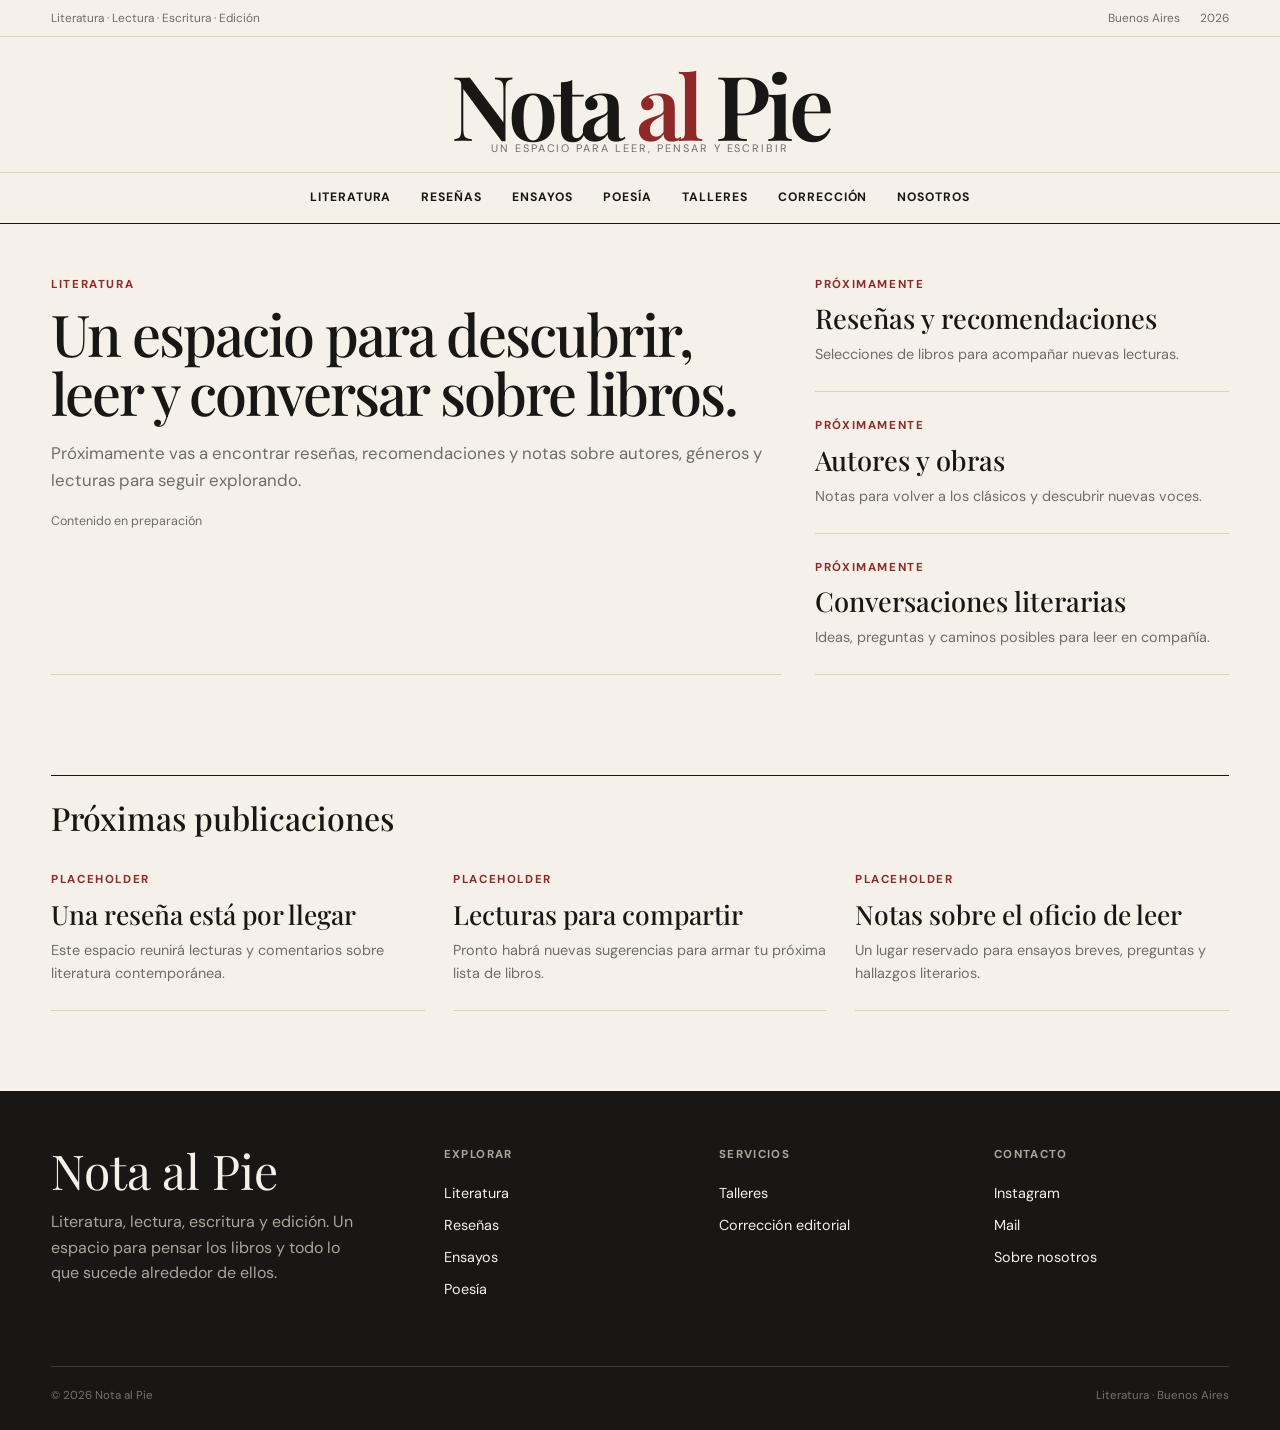
<file: literatura.html>
<!DOCTYPE html>
<html lang="es">
<head>
  <meta charset="UTF-8" />
  <meta name="viewport" content="width=device-width, initial-scale=1.0" />

  <title>Literatura — Nota al Pie</title>

  <meta
    name="description"
    content="Página de literatura de Nota al Pie: próximas reseñas, recomendaciones y conversaciones sobre libros."
  />

  <link rel="preconnect" href="https://fonts.googleapis.com">
  <link rel="preconnect" href="https://fonts.gstatic.com" crossorigin>

  <link
    href="https://fonts.googleapis.com/css2?family=DM+Sans:wght@400;500;600;700&family=Playfair+Display:wght@400;500;600;700&display=swap"
    rel="stylesheet"
  />

  <link rel="stylesheet" href="style.css" />


</head>


<body>

  <!-- =====================================================
       TOP BAR
  ====================================================== -->

  <div class="topbar">
    <div class="container topbar-inner">
      <div>Literatura · Lectura · Escritura · Edición</div>

      <div class="topbar-right">
        <span>Buenos Aires</span>
        <span>2026</span>
      </div>
    </div>
  </div>


  <!-- =====================================================
       HEADER
  ====================================================== -->

  <header>

    <div class="container header-main">

      <a href="#" class="logo">
        Nota <span>al</span> Pie
      </a>

      <div class="tagline">
        Un espacio para leer, pensar y escribir
      </div>

    </div>


    <nav>
      <div class="nav-inner">

        <a href="literatura.html">Literatura</a>
        <a href="#resenas">Reseñas</a>
        <a href="#ensayos">Ensayos</a>
        <a href="#poesia">Poesía</a>
        <a href="#talleres">Talleres</a>
        <a href="#correccion">Corrección</a>
        <a href="#nosotros">Nosotros</a>

      </div>
    </nav>

  </header>


  <!-- =====================================================
       HERO
  ====================================================== -->

  <main>

    <section class="hero" id="literatura">
      <div class="container hero-grid">

        <article class="hero-main">
          <div class="eyebrow">Literatura</div>
          <h1>Un espacio para descubrir, leer y conversar sobre libros.</h1>
          <p class="hero-description">
            Próximamente vas a encontrar reseñas, recomendaciones y notas
            sobre autores, géneros y lecturas para seguir explorando.
          </p>
          <div class="hero-meta">Contenido en preparación</div>
        </article>

        <div class="side-stories">
          <article class="side-story">
            <div class="eyebrow">Próximamente</div>
            <h2>Reseñas y recomendaciones</h2>
            <p>Selecciones de libros para acompañar nuevas lecturas.</p>
          </article>

          <article class="side-story">
            <div class="eyebrow">Próximamente</div>
            <h2>Autores y obras</h2>
            <p>Notas para volver a los clásicos y descubrir nuevas voces.</p>
          </article>

          <article class="side-story">
            <div class="eyebrow">Próximamente</div>
            <h2>Conversaciones literarias</h2>
            <p>Ideas, preguntas y caminos posibles para leer en compañía.</p>
          </article>
        </div>

      </div>
    </section>

    <section class="articles-section">
      <div class="container">
        <div class="section-header">
          <h2>Próximas publicaciones</h2>
        </div>

        <div class="articles-grid">
          <article class="article-card">
            <div class="eyebrow">Placeholder</div>
            <h3>Una reseña está por llegar</h3>
            <p>Este espacio reunirá lecturas y comentarios sobre literatura contemporánea.</p>
          </article>

          <article class="article-card">
            <div class="eyebrow">Placeholder</div>
            <h3>Lecturas para compartir</h3>
            <p>Pronto habrá nuevas sugerencias para armar tu próxima lista de libros.</p>
          </article>

          <article class="article-card">
            <div class="eyebrow">Placeholder</div>
            <h3>Notas sobre el oficio de leer</h3>
            <p>Un lugar reservado para ensayos breves, preguntas y hallazgos literarios.</p>
          </article>
        </div>
      </div>
    </section>
  </main>


  <!-- =====================================================
       FOOTER
  ====================================================== -->

  <footer id="contacto">

    <div class="container">

      <div class="footer-grid">


        <div>

          <div class="footer-logo">
            Nota al Pie
          </div>

          <p class="footer-description">
            Literatura, lectura, escritura y edición.
            Un espacio para pensar los libros y todo lo que sucede
            alrededor de ellos.
          </p>

        </div>


        <div class="footer-column">

          <h4>Explorar</h4>

          <a href="#">Literatura</a>
          <a href="#">Reseñas</a>
          <a href="#">Ensayos</a>
          <a href="#">Poesía</a>

        </div>


        <div class="footer-column">

          <h4>Servicios</h4>

          <a href="#">Talleres</a>
          <a href="#">Corrección editorial</a>

        </div>


        <div class="footer-column">

          <h4>Contacto</h4>

          <a href="#">Instagram</a>
          <a href="#">Mail</a>
          <a href="#">Sobre nosotros</a>

        </div>


      </div>


      <div class="footer-bottom">

        <span>
          © 2026 Nota al Pie
        </span>

        <span>
          Literatura · Buenos Aires
        </span>

      </div>

    </div>

  </footer>


  <!-- =====================================================
       JAVASCRIPT
  ====================================================== -->

  <script src="script.js"></script>

</body>
</html>
</file>
<file: style.css>
/* =====================================================
       VARIABLES
    ===================================================== */

    :root {
      --paper: #f5f1e8;
      --paper-light: #faf8f2;
      --ink: #181715;
      --muted: #706d66;
      --line: #d8d2c5;
      --accent: #8d2929;
      --accent-dark: #681d1d;
      --white: #ffffff;

      --serif: "Playfair Display", Georgia, serif;
      --sans: "DM Sans", Arial, sans-serif;

      --max-width: 1240px;
    }


    /* =====================================================
       RESET
    ===================================================== */

    * {
      margin: 0;
      padding: 0;
      box-sizing: border-box;
    }

    html {
      scroll-behavior: smooth;
    }

    body {
      background: var(--paper);
      color: var(--ink);
      font-family: var(--sans);
      line-height: 1.6;
    }

    img {
      display: block;
      width: 100%;
      object-fit: cover;
    }

    a {
      color: inherit;
      text-decoration: none;
    }


    /* =====================================================
       GLOBAL
    ===================================================== */

    .container {
      width: min(92%, var(--max-width));
      margin: 0 auto;
    }

    .eyebrow {
      font-size: 0.72rem;
      font-weight: 700;
      letter-spacing: 0.14em;
      text-transform: uppercase;
      color: var(--accent);
      margin-bottom: 10px;
    }

    .section-header {
      display: flex;
      justify-content: space-between;
      align-items: baseline;
      border-top: 1px solid var(--ink);
      padding-top: 16px;
      margin-bottom: 28px;
    }

    .section-header h2 {
      font-family: var(--serif);
      font-size: 2rem;
      font-weight: 500;
    }

    .section-link {
      font-size: 0.82rem;
      font-weight: 700;
      text-transform: uppercase;
      letter-spacing: 0.08em;
    }

    .section-link:hover {
      color: var(--accent);
    }


    /* =====================================================
       TOP BAR
    ===================================================== */

    .topbar {
      border-bottom: 1px solid var(--line);
      font-size: 0.74rem;
      color: var(--muted);
    }

    .topbar-inner {
      min-height: 36px;
      display: flex;
      justify-content: space-between;
      align-items: center;
    }

    .topbar-right {
      display: flex;
      gap: 20px;
    }


    /* =====================================================
       HEADER
    ===================================================== */

    header {
      background: var(--paper);
      border-bottom: 1px solid var(--ink);
    }

    .header-main {
      min-height: 135px;
      display: flex;
      align-items: center;
      justify-content: center;
      position: relative;
    }

    .logo {
      font-family: var(--serif);
      font-size: clamp(3rem, 7vw, 5.8rem);
      line-height: 0.9;
      letter-spacing: -0.055em;
      font-weight: 600;
      text-align: center;
    }

    .logo span {
      color: var(--accent);
    }

    .tagline {
      position: absolute;
      bottom: 15px;
      left: 50%;
      transform: translateX(-50%);
      font-size: 0.68rem;
      text-transform: uppercase;
      letter-spacing: 0.18em;
      color: var(--muted);
      white-space: nowrap;
    }


    /* =====================================================
       NAVIGATION
    ===================================================== */

    nav {
      border-top: 1px solid var(--line);
    }

    .nav-inner {
      min-height: 50px;
      display: flex;
      justify-content: center;
      align-items: center;
      gap: 30px;
    }

    .nav-inner a {
      font-size: 0.76rem;
      font-weight: 700;
      letter-spacing: 0.08em;
      text-transform: uppercase;
      position: relative;
    }

    .nav-inner a::after {
      content: "";
      position: absolute;
      left: 0;
      bottom: -7px;
      width: 0;
      height: 1px;
      background: var(--accent);
      transition: width 0.25s ease;
    }

    .nav-inner a:hover::after {
      width: 100%;
    }


    /* =====================================================
       HERO
    ===================================================== */

    .hero {
      padding: 52px 0 70px;
    }

    .hero-grid {
      display: grid;
      grid-template-columns: 1.5fr 0.85fr;
      gap: 34px;
    }

    .hero-main {
      border-bottom: 1px solid var(--line);
      padding-bottom: 30px;
    }

    .hero-image {
      height: 520px;
      margin-bottom: 24px;
      overflow: hidden;
      background: #ddd;
    }

    .hero-image img {
      height: 100%;
      transition: transform 0.6s ease;
    }

    .hero-main:hover .hero-image img {
      transform: scale(1.025);
    }

    .hero-main h1 {
      font-family: var(--serif);
      font-weight: 500;
      font-size: clamp(2.4rem, 4.5vw, 4.4rem);
      line-height: 1.02;
      letter-spacing: -0.035em;
      max-width: 850px;
      margin-bottom: 18px;
    }

    .hero-description {
      max-width: 720px;
      font-size: 1.05rem;
      color: var(--muted);
    }

    .hero-meta {
      margin-top: 18px;
      font-size: 0.78rem;
      color: var(--muted);
    }


    /* =====================================================
       SIDE STORIES
    ===================================================== */

    .side-stories {
      display: flex;
      flex-direction: column;
      gap: 25px;
    }

    .side-story {
      border-bottom: 1px solid var(--line);
      padding-bottom: 25px;
    }

    .side-story-image {
      height: 190px;
      margin-bottom: 16px;
      overflow: hidden;
    }

    .side-story h2 {
      font-family: var(--serif);
      font-size: 1.7rem;
      line-height: 1.1;
      font-weight: 500;
      margin-bottom: 9px;
    }

    .side-story p {
      font-size: 0.9rem;
      color: var(--muted);
    }


    /* =====================================================
       ARTICLES
    ===================================================== */

    .articles-section {
      padding: 30px 0 80px;
    }

    .articles-grid {
      display: grid;
      grid-template-columns: repeat(3, 1fr);
      gap: 28px;
    }

    .article-card {
      border-bottom: 1px solid var(--line);
      padding-bottom: 25px;
    }

    .article-image {
      height: 240px;
      margin-bottom: 17px;
      overflow: hidden;
    }

    .article-image img {
      height: 100%;
      transition: transform 0.5s ease;
    }

    .article-card:hover img {
      transform: scale(1.04);
    }

    .article-card h3 {
      font-family: var(--serif);
      font-size: 1.65rem;
      line-height: 1.1;
      font-weight: 500;
      margin-bottom: 10px;
    }

    .article-card p {
      color: var(--muted);
      font-size: 0.9rem;
    }

    .article-meta {
      margin-top: 15px;
      font-size: 0.72rem;
      color: var(--muted);
      text-transform: uppercase;
      letter-spacing: 0.06em;
    }


    /* =====================================================
       SERVICES
    ===================================================== */

    .services {
      background: var(--ink);
      color: var(--paper);
      padding: 75px 0;
    }

    .services .section-header {
      border-color: var(--paper);
    }

    .services .section-header h2 {
      color: var(--paper);
    }

    .services-grid {
      display: grid;
      grid-template-columns: repeat(2, 1fr);
      gap: 1px;
      background: #44413c;
    }

    .service {
      background: var(--ink);
      padding: 45px 40px;
      min-height: 350px;
      display: flex;
      flex-direction: column;
      justify-content: space-between;
    }

    .service-number {
      font-family: var(--serif);
      font-size: 4rem;
      color: var(--accent);
      line-height: 1;
    }

    .service h3 {
      font-family: var(--serif);
      font-size: 2.4rem;
      font-weight: 500;
      line-height: 1.05;
      margin: 20px 0 14px;
    }

    .service p {
      color: #bdb9b0;
      max-width: 470px;
    }

    .service-link {
      display: inline-block;
      margin-top: 30px;
      font-size: 0.75rem;
      font-weight: 700;
      letter-spacing: 0.1em;
      text-transform: uppercase;
      color: var(--paper);
    }

    .service-link:hover {
      color: #d77c7c;
    }


    /* =====================================================
       ABOUT
    ===================================================== */

    .about {
      padding: 90px 0;
    }

    .about-grid {
      display: grid;
      grid-template-columns: 0.8fr 1.2fr;
      gap: 70px;
      align-items: start;
    }

    .about-title {
      font-family: var(--serif);
      font-size: clamp(2.5rem, 4vw, 4rem);
      line-height: 1;
      font-weight: 500;
    }

    .about-text {
      font-size: 1.15rem;
      line-height: 1.75;
      max-width: 720px;
    }

    .about-text p + p {
      margin-top: 20px;
    }


    /* =====================================================
       MOST READ
    ===================================================== */

    .most-read {
      padding: 50px 0 90px;
    }

    .most-read-grid {
      display: grid;
      grid-template-columns: repeat(3, 1fr);
      gap: 35px;
    }

    .ranking {
      display: flex;
      gap: 18px;
      border-bottom: 1px solid var(--line);
      padding: 22px 0;
    }

    .ranking-number {
      font-family: var(--serif);
      font-size: 2.4rem;
      color: var(--accent);
      line-height: 1;
    }

    .ranking h3 {
      font-family: var(--serif);
      font-size: 1.35rem;
      line-height: 1.15;
      font-weight: 500;
    }


    /* =====================================================
       NEWSLETTER
    ===================================================== */


    /* =====================================================
       FOOTER
    ===================================================== */

    footer {
      background: var(--ink);
      color: var(--paper);
      padding: 55px 0 25px;
    }

    .footer-grid {
      display: grid;
      grid-template-columns: 1.5fr 1fr 1fr 1fr;
      gap: 40px;
      padding-bottom: 55px;
    }

    .footer-logo {
      font-family: var(--serif);
      font-size: 3rem;
      line-height: 1;
      margin-bottom: 15px;
    }

    .footer-description {
      color: #aaa69d;
      max-width: 320px;
    }

    .footer-column h4 {
      font-size: 0.72rem;
      text-transform: uppercase;
      letter-spacing: 0.12em;
      margin-bottom: 18px;
      color: #aaa69d;
    }

    .footer-column a {
      display: block;
      margin-bottom: 9px;
      font-size: 0.9rem;
    }

    .footer-column a:hover {
      color: #d77c7c;
    }

    .footer-bottom {
      border-top: 1px solid #3d3a35;
      padding-top: 20px;
      color: #77736c;
      font-size: 0.72rem;
      display: flex;
      justify-content: space-between;
    }


    /* =====================================================
       RESPONSIVE
    ===================================================== */

    @media (max-width: 900px) {

      .nav-inner {
        gap: 15px;
        overflow-x: auto;
        justify-content: flex-start;
        padding: 12px 4%;
      }

      .hero-grid,
      .about-grid {
        grid-template-columns: 1fr;
      }

      .hero-image {
        height: 400px;
      }

      .articles-grid,
      .most-read-grid {
        grid-template-columns: repeat(2, 1fr);
      }

      .footer-grid {
        grid-template-columns: repeat(2, 1fr);
      }
    }


    @media (max-width: 600px) {

      .topbar {
        display: none;
      }

      .header-main {
        min-height: 115px;
      }

      .logo {
        font-size: 3.4rem;
      }

      .tagline {
        font-size: 0.55rem;
      }

      .hero {
        padding-top: 35px;
      }

      .hero-image {
        height: 280px;
      }

      .hero-main h1 {
        font-size: 2.5rem;
      }

      .articles-grid,
      .most-read-grid,
      .services-grid {
        grid-template-columns: 1fr;
      }

      .service {
        min-height: 300px;
      }

      .about {
        padding: 60px 0;
      }

      .footer-grid {
        grid-template-columns: 1fr;
      }

      .footer-bottom {
        flex-direction: column;
        gap: 8px;
      }
    }
</file>
